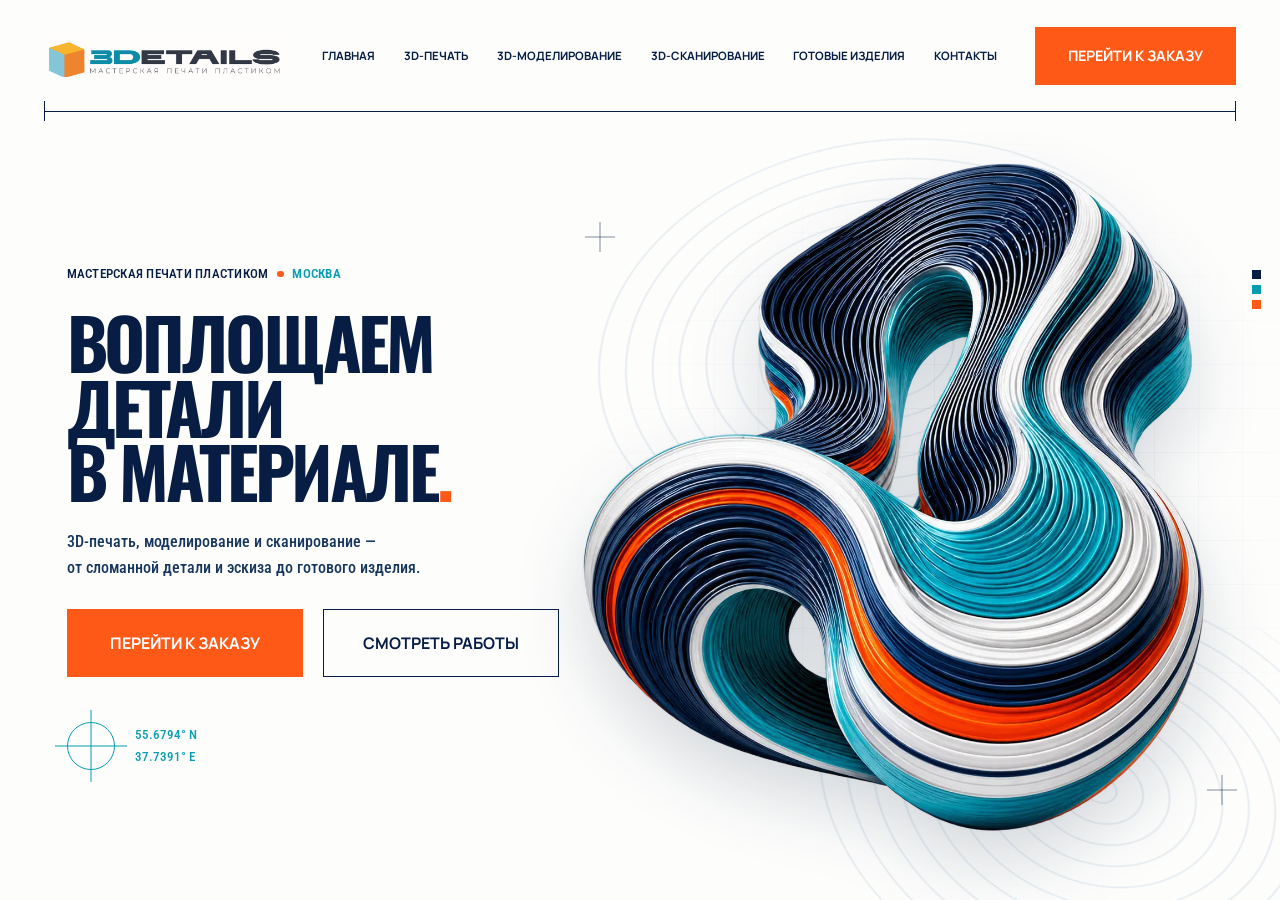
<file: index.html>
<!doctype html>
<html lang="ru">
<head>
  <!-- Подтверждение домена для VK: ВК11206 -->
  <meta charset="UTF-8">
  <meta name="viewport" content="width=device-width, initial-scale=1.0">
  <meta name="description" content="3DETAILS — мастерская 3D-печати, 3D-моделирования и 3D-сканирования в Москве.">
  <meta name="theme-color" content="#ffffff">
  <title>3DETAILS — мастерская печати пластиком</title>
  <link rel="icon" type="image/png" href="assets/favicon.png?v=2">
  <link rel="preload" href="assets/fonts/oswald-bold.woff" as="font" type="font/woff" crossorigin>
  <link rel="preload" href="assets/fonts/roboto-condensed-medium.woff" as="font" type="font/woff" crossorigin>
  <link rel="stylesheet" href="style.css">
  <link rel="stylesheet" href="typography.css?v=20261117">
</head>

<body>
  <div class="page-shell">
    <header class="site-header">
      <a class="brand" href="#top" aria-label="3DETAILS — на главную">
        <img src="assets/logo.png" alt="3DETAILS — мастерская печати пластиком">
      </a>

      <nav class="desktop-nav" aria-label="Основная навигация">
        <a href="#top" aria-current="page">Главная</a>
        <a href="printing.html">3D-печать</a>
        <a href="#top">3D-моделирование</a>
        <a href="#top">3D-сканирование</a>
        <a href="#top">Готовые изделия</a>
        <a href="contacts.html">Контакты</a>
      </nav>

      <a class="header-cta" href="contacts.html#contact-actions">Перейти к заказу</a>

      <details class="mobile-menu">
        <summary aria-label="Открыть меню"><span></span><span></span><span></span></summary>
        <nav aria-label="Мобильная навигация">
          <a href="#top">Главная</a>
          <a href="printing.html">3D-печать</a>
          <a href="#top">3D-моделирование</a>
          <a href="#top">3D-сканирование</a>
          <a href="#top">Готовые изделия</a>
          <a href="contacts.html">Контакты</a>
        </nav>
      </details>
    </header>

    <main id="top">
      <section class="hero" aria-labelledby="hero-title">
        <div class="technical-grid" aria-hidden="true"></div>
        <div class="contour contour-one" aria-hidden="true"></div>
        <div class="contour contour-two" aria-hidden="true"></div>

        <div class="hero-copy">
          <p class="eyebrow">Мастерская печати пластиком <span></span> <strong>Москва</strong></p>

          <h1 id="hero-title">
            <span class="headline-line">Воплощаем</span>
            <span class="headline-line">Детали</span>
            <span class="headline-line">В материале<span class="orange-dot">.</span></span>
          </h1>

          <p class="hero-description">
            3D-печать, моделирование и сканирование —<br class="desktop-break">
            от сломанной детали и эскиза до готового изделия.
          </p>

          <div class="hero-actions">
            <a class="primary-button" href="contacts.html#contact-actions">Перейти к заказу</a>
            <a class="secondary-button" href="printing.html#works">Смотреть работы</a>
          </div>

          <div class="coordinates" aria-hidden="true">
            <span class="target-mark"></span>
            <p>55.6794° N<br>37.7391° E</p>
          </div>
        </div>

        <div class="hero-art" aria-label="Абстрактная слоистая 3D-фигура">
          <picture>
            <source srcset="assets/hero-sculpture.webp" type="image/webp">
            <img src="assets/hero-sculpture.png" alt="Абстрактная слоистая фигура в цветах 3DETAILS">
          </picture>
          <span class="art-cross art-cross-one" aria-hidden="true"></span>
          <span class="art-cross art-cross-two" aria-hidden="true"></span>
          <span class="palette-mark" aria-hidden="true"><i></i><i></i><i></i></span>
        </div>
      </section>
    </main>
  </div>
</body>
</html>
</file>
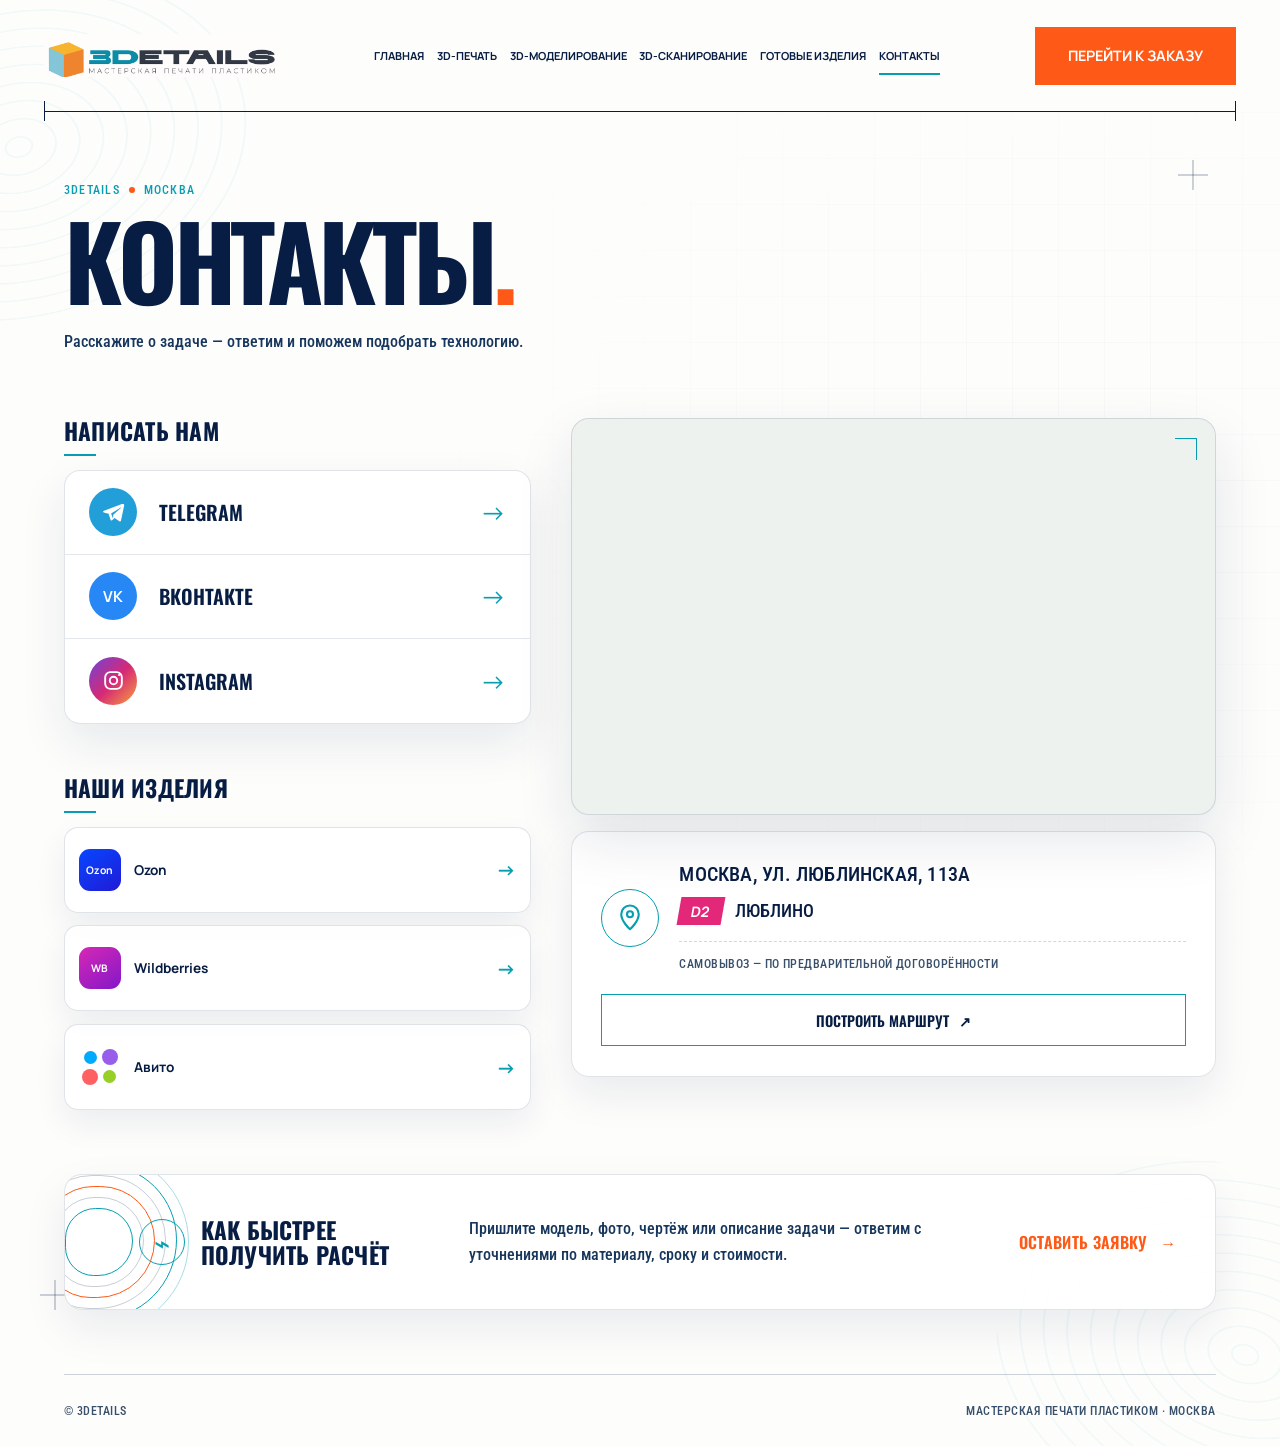
<file: contacts.html>
<!doctype html>
<html lang="ru">
<head>
  <meta charset="UTF-8">
  <meta name="viewport" content="width=device-width, initial-scale=1.0">
  <meta name="description" content="Контакты мастерской 3DETAILS: связь, площадки продаж, адрес самовывоза и карта.">
  <meta name="theme-color" content="#ffffff">
  <title>Контакты — 3DETAILS</title>
  <link rel="icon" type="image/png" href="assets/favicon.png?v=2">
  <link rel="preload" href="assets/fonts/oswald-bold.woff" as="font" type="font/woff" crossorigin>
  <link rel="preload" href="assets/fonts/roboto-condensed-medium.woff" as="font" type="font/woff" crossorigin>
  <link rel="stylesheet" href="style.css">
  <link rel="stylesheet" href="contacts.css">
  <link rel="stylesheet" href="typography.css?v=20261117">
</head>

<body class="contact-page">
  <div class="page-shell">
    <header class="site-header">
      <a class="brand" href="index.html" aria-label="3DETAILS — на главную">
        <img src="assets/logo.png" alt="3DETAILS — мастерская печати пластиком">
      </a>

      <nav class="desktop-nav" aria-label="Основная навигация">
        <a href="index.html">Главная</a>
        <a href="printing.html">3D-печать</a>
        <a href="index.html">3D-моделирование</a>
        <a href="index.html">3D-сканирование</a>
        <a href="index.html">Готовые изделия</a>
        <a href="contacts.html" aria-current="page">Контакты</a>
      </nav>

      <a class="header-cta" href="#contact-actions">Перейти к заказу</a>

      <details class="mobile-menu">
        <summary aria-label="Открыть меню"><span></span><span></span><span></span></summary>
        <nav aria-label="Мобильная навигация">
          <a href="index.html">Главная</a>
          <a href="printing.html">3D-печать</a>
          <a href="index.html">3D-моделирование</a>
          <a href="index.html">3D-сканирование</a>
          <a href="index.html">Готовые изделия</a>
          <a href="contacts.html" aria-current="page">Контакты</a>
        </nav>
      </details>
    </header>

    <main class="contacts-main">
      <div class="contacts-grid" aria-hidden="true"></div>
      <span class="page-cross page-cross-one" aria-hidden="true"></span>
      <span class="page-cross page-cross-two" aria-hidden="true"></span>

      <section class="contacts-intro" aria-labelledby="contacts-title">
        <p class="contacts-kicker">3DETAILS <span></span> Москва</p>
        <h1 id="contacts-title">Контакты<span class="orange-dot">.</span></h1>
        <p>Расскажите о задаче — ответим и поможем подобрать технологию.</p>
      </section>

      <div class="contacts-layout">
        <div class="contacts-left">
          <section class="contact-section" id="contact-actions" aria-labelledby="write-us-title">
            <h2 id="write-us-title">Написать нам</h2>

            <div class="social-list">
              <!-- Замените # на ссылку вашего Telegram-профиля или канала. -->
              <a class="social-row is-placeholder" href="#" aria-label="Telegram — ссылка будет добавлена">
                <span class="social-icon telegram-icon" aria-hidden="true">
                  <svg viewBox="0 0 24 24" role="img"><path d="M20.7 3.5 2.9 10.4c-1.2.5-1.2 1.2-.2 1.5l4.6 1.4 1.8 5.5c.2.6.1.9.8.9.5 0 .8-.2 1-.4l2.2-2.1 4.5 3.3c.8.5 1.4.3 1.6-.8l3-14.2c.3-1.4-.5-2-1.5-1.6Zm-11 9.5 8.9-5.6c.4-.3.8-.1.5.2l-7.3 6.6-.3 3.5L9.7 13Z"/></svg>
                </span>
                <span class="social-name">Telegram</span>
                <span class="row-arrow" aria-hidden="true">→</span>
              </a>

              <a class="social-row" href="https://vk.ru/create3details" target="_blank" rel="noopener noreferrer" aria-label="Открыть сообщество 3DETAILS во ВКонтакте">
                <span class="social-icon vk-icon" aria-hidden="true">VK</span>
                <span class="social-name">ВКонтакте</span>
                <span class="row-arrow" aria-hidden="true">→</span>
              </a>

              <a class="social-row" href="https://www.instagram.com/create_3details?igsi=MWt5dXhtc3FnY2g4bw==" target="_blank" rel="noopener noreferrer" aria-label="Открыть профиль 3DETAILS в Instagram">
                <span class="social-icon instagram-icon" aria-hidden="true">
                  <svg viewBox="0 0 24 24" role="img"><rect x="4" y="4" width="16" height="16" rx="5"/><circle cx="12" cy="12" r="3.6"/><circle cx="17.4" cy="6.7" r="1" class="fill-dot"/></svg>
                </span>
                <span class="social-name">Instagram</span>
                <span class="row-arrow" aria-hidden="true">→</span>
              </a>
            </div>
          </section>

          <section class="contact-section marketplace-section" aria-labelledby="shops-title">
            <h2 id="shops-title">Наши изделия</h2>
            <div class="marketplace-grid">
              <a class="marketplace-card" href="https://ozon.ru/s/3details-3615021" target="_blank" rel="noopener noreferrer" aria-label="Открыть магазин 3DETAILS на Ozon">
                <span class="marketplace-logo ozon-logo" aria-hidden="true">Ozon</span>
                <span>Ozon</span><b aria-hidden="true">→</b>
              </a>
              <a class="marketplace-card" href="https://www.wildberries.ru/250073081" target="_blank" rel="noopener noreferrer" aria-label="Открыть страницу 3DETAILS на Wildberries">
                <span class="marketplace-logo wb-logo" aria-hidden="true">WB</span>
                <span>Wildberries</span><b aria-hidden="true">→</b>
              </a>
              <a class="marketplace-card" href="https://www.avito.ru/brands/93194428c72230fd3f718d5dffbb3e8c" target="_blank" rel="noopener noreferrer" aria-label="Открыть профиль 3DETAILS на Авито">
                <span class="marketplace-logo avito-logo" aria-hidden="true"><i></i><i></i><i></i><i></i></span>
                <span>Авито</span><b aria-hidden="true">→</b>
              </a>
            </div>
          </section>
        </div>

        <section class="location-section" aria-labelledby="location-title">
          <h2 class="visually-hidden" id="location-title">Адрес мастерской</h2>
          <div class="map-card">
            <iframe
              title="Яндекс Карта: Москва, Люблинская улица, 113А"
              src="https://yandex.ru/map-widget/v1/?mode=search&amp;text=%D0%9C%D0%BE%D1%81%D0%BA%D0%B2%D0%B0%2C%20%D0%9B%D1%8E%D0%B1%D0%BB%D0%B8%D0%BD%D1%81%D0%BA%D0%B0%D1%8F%20%D1%83%D0%BB%D0%B8%D1%86%D0%B0%2C%20113%D0%90&amp;z=16"
              loading="lazy"
              allowfullscreen>
            </iframe>
            <span class="map-corner" aria-hidden="true"></span>
          </div>

          <div class="address-card">
            <div class="address-pin" aria-hidden="true">
              <svg viewBox="0 0 24 24"><path d="M12 21s7-6.1 7-12a7 7 0 1 0-14 0c0 5.9 7 12 7 12Z"/><circle cx="12" cy="9" r="2.4"/></svg>
            </div>
            <div class="address-copy">
              <p class="address-title">Москва, ул. Люблинская, 113А</p>
              <p class="transport"><span class="d2-badge">D2</span> Люблино</p>
              <p class="pickup-note">Самовывоз — по предварительной договорённости</p>
            </div>
            <a class="route-button" href="https://yandex.ru/maps/?text=%D0%9C%D0%BE%D1%81%D0%BA%D0%B2%D0%B0%2C%20%D0%9B%D1%8E%D0%B1%D0%BB%D0%B8%D0%BD%D1%81%D0%BA%D0%B0%D1%8F%20%D1%83%D0%BB%D0%B8%D1%86%D0%B0%2C%20113%D0%90" target="_blank" rel="noopener noreferrer">
              Построить маршрут <span aria-hidden="true">↗</span>
            </a>
          </div>
        </section>
      </div>

      <section class="calculation-strip" aria-labelledby="calculation-title">
        <div class="strip-art" aria-hidden="true"><i></i><i></i><i></i><i></i><i></i></div>
        <div class="strip-title">
          <span class="timer-icon" aria-hidden="true">⌁</span>
          <h2 id="calculation-title">Как быстрее<br>получить расчёт</h2>
        </div>
        <p>Пришлите модель, фото, чертёж или описание задачи — ответим с уточнениями по материалу, сроку и стоимости.</p>
        <a href="#contact-actions">Оставить заявку <span aria-hidden="true">→</span></a>
      </section>
    </main>

    <footer class="contacts-footer">
      <p>© 3DETAILS</p>
      <p>Мастерская печати пластиком · Москва</p>
    </footer>
  </div>
</body>
</html>
</file>
<file: style.css>
:root {
  --navy: #071d43;
  --navy-soft: #17365d;
  --turquoise: #079eb2;
  --orange: #ff5917;
  --paper: #fdfdfc;
  --line: #cbd9e7;
  --muted: #39506c;
}

* {
  box-sizing: border-box;
}

html {
  scroll-behavior: smooth;
}

body {
  margin: 0;
  background: var(--paper);
  color: var(--navy);
  font-family: "Manrope", Arial, sans-serif;
}

button,
a,
summary {
  -webkit-tap-highlight-color: transparent;
}

button {
  font: inherit;
}

.page-shell {
  width: min(100%, 1920px);
  min-height: 100svh;
  margin: 0 auto;
  overflow: hidden;
  background: var(--paper);
}

.site-header {
  position: relative;
  z-index: 20;
  display: grid;
  grid-template-columns: minmax(230px, 320px) 1fr auto;
  align-items: center;
  gap: clamp(1.5rem, 3vw, 4.5rem);
  min-height: 112px;
  margin: 0 clamp(1.25rem, 3.4vw, 4rem);
  border-bottom: 1px solid var(--navy);
}

.site-header::before,
.site-header::after {
  position: absolute;
  bottom: -10px;
  width: 1px;
  height: 20px;
  background: var(--navy);
  content: "";
}

.site-header::before {
  left: 0;
}

.site-header::after {
  right: 0;
}

.brand {
  display: inline-flex;
  align-items: center;
}

.brand img {
  display: block;
  width: 100%;
  height: auto;
}

.desktop-nav {
  display: flex;
  align-items: center;
  justify-content: center;
  gap: clamp(1rem, 2.25vw, 2.8rem);
}

.desktop-nav a {
  color: var(--navy);
  font-size: clamp(0.72rem, 0.83vw, 0.92rem);
  font-weight: 700;
  text-decoration: none;
  text-transform: uppercase;
  white-space: nowrap;
  transition: color 180ms ease;
}

.desktop-nav a:hover,
.desktop-nav a:focus-visible {
  color: var(--turquoise);
}

.desktop-nav a[aria-current="page"] {
  color: var(--navy);
}

.header-cta,
.primary-button {
  display: inline-flex;
  align-items: center;
  justify-content: center;
  border: 1px solid var(--orange);
  background: var(--orange);
  color: #fff;
  cursor: pointer;
  font-weight: 700;
  text-decoration: none;
  text-transform: uppercase;
  transition: transform 180ms ease, background 180ms ease, box-shadow 180ms ease;
}

.header-cta {
  min-height: 58px;
  padding: 0 2rem;
  font-size: 0.9rem;
  white-space: nowrap;
}

.header-cta:hover,
.primary-button:hover {
  background: #ff6a2e;
  box-shadow: 0 12px 26px rgb(255 89 23 / 18%);
  transform: translateY(-2px);
}

.mobile-menu {
  display: none;
}

.hero {
  position: relative;
  display: grid;
  grid-template-columns: minmax(520px, 0.88fr) minmax(580px, 1.12fr);
  min-height: calc(100svh - 112px);
  isolation: isolate;
}

.hero-copy {
  position: relative;
  z-index: 5;
  display: flex;
  flex-direction: column;
  align-items: flex-start;
  justify-content: center;
  padding: clamp(4rem, 7vh, 7rem) 1.5rem clamp(2.5rem, 4vh, 4rem) clamp(2.5rem, 5.2vw, 6.25rem);
}

.eyebrow {
  display: flex;
  align-items: center;
  gap: 0.55rem;
  margin: 0 0 clamp(1.75rem, 3vh, 2.8rem);
  font-size: clamp(0.8rem, 1vw, 1.08rem);
  font-weight: 700;
  letter-spacing: 0.02em;
  text-transform: uppercase;
}

.eyebrow span {
  width: 0.4rem;
  height: 0.4rem;
  background: var(--orange);
  border-radius: 50%;
}

.eyebrow strong {
  color: var(--turquoise);
}

h1 {
  margin: 0;
  color: var(--navy);
  font-family: "Oswald", "Arial Narrow", sans-serif;
  font-size: clamp(3.6rem, 5.5vw, 8rem);
  font-weight: 700;
  letter-spacing: -0.045em;
  line-height: 0.91;
  text-transform: uppercase;
}

.headline-line {
  display: block;
  white-space: nowrap;
}

.orange-dot {
  color: var(--orange);
}

.hero-description {
  margin: clamp(1.7rem, 3vh, 2.75rem) 0 0;
  color: var(--navy-soft);
  font-size: clamp(0.98rem, 1.18vw, 1.3rem);
  line-height: 1.65;
}

.hero-actions {
  display: flex;
  gap: 1.25rem;
  margin-top: clamp(1.75rem, 3vh, 2.8rem);
}

.primary-button,
.secondary-button {
  display: inline-flex;
  align-items: center;
  justify-content: center;
  min-width: 236px;
  min-height: 68px;
  padding: 0 1.5rem;
  font-size: 1rem;
  text-decoration: none;
}

.secondary-button {
  border: 1px solid var(--navy);
  background: transparent;
  color: var(--navy);
  cursor: pointer;
  font-weight: 700;
  text-transform: uppercase;
  transition: color 180ms ease, background 180ms ease, transform 180ms ease;
}

.secondary-button:hover {
  background: var(--navy);
  color: #fff;
  transform: translateY(-2px);
}

.coordinates {
  display: flex;
  align-items: center;
  gap: 1.25rem;
  margin-top: clamp(2rem, 5vh, 4.5rem);
  color: var(--turquoise);
  font-family: ui-monospace, SFMono-Regular, Consolas, monospace;
  font-size: 0.83rem;
  line-height: 1.65;
}

.coordinates p {
  margin: 0;
}

.target-mark {
  position: relative;
  display: block;
  width: 48px;
  height: 48px;
  border: 1px solid var(--turquoise);
  border-radius: 50%;
}

.target-mark::before,
.target-mark::after {
  position: absolute;
  top: 50%;
  left: 50%;
  background: var(--turquoise);
  content: "";
  transform: translate(-50%, -50%);
}

.target-mark::before {
  width: 72px;
  height: 1px;
}

.target-mark::after {
  width: 1px;
  height: 72px;
}

.hero-art {
  position: relative;
  z-index: 4;
  display: grid;
  min-width: 0;
  place-items: center;
  padding: 2.5rem clamp(1.25rem, 3vw, 4rem) 2rem 0;
}

.hero-art picture {
  position: relative;
  z-index: 3;
  display: block;
  width: min(100%, 940px);
  max-height: calc(100svh - 150px);
}

.hero-art img {
  display: block;
  width: 100%;
  height: auto;
  max-height: calc(100svh - 150px);
  object-fit: contain;
  filter: drop-shadow(0 32px 34px rgb(5 28 62 / 16%));
  animation: float 7s ease-in-out infinite;
}

@keyframes float {
  0%,
  100% {
    transform: translateY(0) rotate(-0.3deg);
  }
  50% {
    transform: translateY(-12px) rotate(0.3deg);
  }
}

.technical-grid {
  position: absolute;
  z-index: -3;
  top: 4%;
  right: 0;
  width: 58%;
  height: 92%;
  opacity: 0.38;
  background-image:
    linear-gradient(rgb(7 29 67 / 10%) 1px, transparent 1px),
    linear-gradient(90deg, rgb(7 29 67 / 10%) 1px, transparent 1px);
  background-size: 44px 44px;
  -webkit-mask-image: radial-gradient(ellipse at 58% 48%, #000 18%, transparent 72%);
  mask-image: radial-gradient(ellipse at 58% 48%, #000 18%, transparent 72%);
}

.contour {
  position: absolute;
  z-index: -2;
  border-radius: 48% 52% 58% 42%;
  opacity: 0.42;
  background: repeating-radial-gradient(ellipse at center, transparent 0 15px, rgb(32 91 139 / 23%) 16px 17px, transparent 18px 27px);
  filter: blur(0.1px);
}

.contour-one {
  top: 3%;
  right: 8%;
  width: 46%;
  height: 54%;
  transform: rotate(-10deg);
}

.contour-two {
  right: -8%;
  bottom: -13%;
  width: 44%;
  height: 54%;
  transform: rotate(18deg);
}

.art-cross {
  position: absolute;
  z-index: 2;
  width: 30px;
  height: 30px;
}

.art-cross::before,
.art-cross::after {
  position: absolute;
  top: 50%;
  left: 50%;
  background: var(--navy);
  content: "";
  opacity: 0.5;
  transform: translate(-50%, -50%);
}

.art-cross::before {
  width: 30px;
  height: 1px;
}

.art-cross::after {
  width: 1px;
  height: 30px;
}

.art-cross-one {
  top: 14%;
  left: 3%;
}

.art-cross-two {
  right: 6%;
  bottom: 12%;
}

.palette-mark {
  position: absolute;
  z-index: 4;
  top: 20%;
  right: 2.7%;
  display: grid;
  gap: 6px;
}

.palette-mark i {
  width: 9px;
  height: 9px;
  background: var(--navy);
}

.palette-mark i:nth-child(2) {
  background: var(--turquoise);
}

.palette-mark i:nth-child(3) {
  background: var(--orange);
}

@media (max-width: 1240px) {
  .site-header {
    grid-template-columns: 235px 1fr auto;
    gap: 1.25rem;
  }

  .desktop-nav {
    gap: 1.1rem;
  }

  .header-cta {
    padding: 0 1.25rem;
  }

  .hero {
    grid-template-columns: minmax(460px, 0.9fr) minmax(480px, 1.1fr);
  }

  .primary-button,
  .secondary-button {
    min-width: 205px;
  }
}

@media (max-width: 980px) {
  .site-header {
    grid-template-columns: minmax(210px, 270px) 1fr auto;
    min-height: 92px;
  }

  .desktop-nav,
  .header-cta {
    display: none;
  }

  .mobile-menu {
    position: relative;
    display: block;
    grid-column: 3;
  }

  .mobile-menu summary {
    display: grid;
    width: 46px;
    height: 46px;
    cursor: pointer;
    list-style: none;
    place-content: center;
    gap: 5px;
    border: 1px solid var(--navy);
  }

  .mobile-menu summary::-webkit-details-marker {
    display: none;
  }

  .mobile-menu summary span {
    display: block;
    width: 20px;
    height: 2px;
    background: var(--navy);
  }

  .mobile-menu nav {
    position: absolute;
    top: 58px;
    right: 0;
    display: grid;
    width: min(82vw, 330px);
    padding: 1rem;
    border: 1px solid var(--navy);
    background: var(--paper);
    box-shadow: 0 22px 48px rgb(7 29 67 / 14%);
  }

  .mobile-menu nav a {
    padding: 0.9rem;
    color: var(--navy);
    font-size: 0.9rem;
    font-weight: 700;
    text-decoration: none;
    text-transform: uppercase;
  }

  .hero {
    grid-template-columns: 1fr;
    min-height: auto;
  }

  .hero-copy {
    padding: 5rem 2.5rem 1.5rem;
  }

  h1 {
    font-size: clamp(4rem, 10.8vw, 6.8rem);
  }

  .hero-art {
    min-height: 580px;
    padding: 0 2rem 3rem;
  }

  .hero-art picture {
    width: min(92vw, 720px);
    max-height: 650px;
  }

  .hero-art img {
    max-height: 650px;
  }

  .technical-grid {
    top: 44%;
    width: 100%;
    height: 52%;
  }

  .contour-one {
    top: 43%;
    right: 20%;
    width: 68%;
    height: 40%;
  }
}

@media (max-width: 620px) {
  .site-header {
    grid-template-columns: minmax(170px, 235px) 1fr auto;
    min-height: 82px;
    margin: 0 1rem;
  }

  .hero-copy {
    padding: 4rem 1.25rem 1rem;
  }

  .eyebrow {
    align-items: flex-start;
    flex-wrap: wrap;
    margin-bottom: 1.5rem;
    font-size: 0.76rem;
  }

  h1 {
    font-size: clamp(3rem, 13vw, 4.7rem);
    line-height: 0.92;
  }

  .hero-description {
    font-size: 1rem;
    line-height: 1.55;
  }

  .desktop-break {
    display: none;
  }

  .hero-actions {
    width: 100%;
    flex-direction: column;
    gap: 0.75rem;
  }

  .primary-button,
  .secondary-button {
    width: 100%;
    min-width: 0;
    min-height: 58px;
  }

  .coordinates {
    margin-top: 2.5rem;
  }

  .hero-art {
    min-height: 410px;
    padding: 0 0.5rem 2rem;
  }

  .hero-art picture {
    width: 112%;
    max-width: none;
  }

  .palette-mark {
    right: 1rem;
  }
}

@media (prefers-reduced-motion: reduce) {
  html {
    scroll-behavior: auto;
  }

  .hero-art img {
    animation: none;
  }

  *,
  *::before,
  *::after {
    transition-duration: 0.01ms !important;
  }
}
</file>
<file: typography.css>
/* Shared type: homepage headings and the printing-page introductory paragraph. */
@font-face{font-family:Oswald;src:url('assets/fonts/oswald-medium.woff') format('woff');font-style:normal;font-weight:500;font-display:swap}
@font-face{font-family:Oswald;src:url('assets/fonts/oswald-semibold.woff') format('woff');font-style:normal;font-weight:600;font-display:swap}
@font-face{font-family:Oswald;src:url('assets/fonts/oswald-bold.woff') format('woff');font-style:normal;font-weight:700;font-display:swap}
@font-face{font-family:'Roboto Condensed';src:url('assets/fonts/roboto-condensed-regular.woff') format('woff');font-style:normal;font-weight:400;font-display:swap}
@font-face{font-family:'Roboto Condensed';src:url('assets/fonts/roboto-condensed-medium.woff') format('woff');font-style:normal;font-weight:500;font-display:swap}
@font-face{font-family:'Roboto Condensed';src:url('assets/fonts/roboto-condensed-semibold.woff') format('woff');font-style:normal;font-weight:600;font-display:swap}
@font-face{font-family:Manrope;src:url('assets/fonts/manrope-regular.woff') format('woff');font-style:normal;font-weight:400;font-display:swap}
@font-face{font-family:Manrope;src:url('assets/fonts/manrope-medium.woff') format('woff');font-style:normal;font-weight:500;font-display:swap}
@font-face{font-family:Manrope;src:url('assets/fonts/manrope-semibold.woff') format('woff');font-style:normal;font-weight:600;font-display:swap}
@font-face{font-family:Manrope;src:url('assets/fonts/manrope-bold.woff') format('woff');font-style:normal;font-weight:700;font-display:swap}

:root {
  --font-heading: 'Oswald', 'Arial Narrow', sans-serif;
  --font-paragraph: 'Roboto Condensed', Arial, sans-serif;
  --weight-heading: 700;
  --weight-paragraph: 500;
}

/* Load after the page styles so existing and future headings share one face. */
:root .page-shell :is(h1, h2, h3, h4, h5, h6) {
  font-family: var(--font-heading);
  font-weight: var(--weight-heading);
  font-synthesis: none;
}

:root .page-shell p {
  font-family: var(--font-paragraph);
  font-weight: var(--weight-paragraph);
  font-synthesis: none;
}
</file>
<file: contacts.css>
.contact-page .page-shell {
  overflow: clip;
}

.contact-page .site-header {
  grid-template-columns: minmax(210px, 300px) 1fr auto;
  gap: clamp(1rem, 2.3vw, 3rem);
}

.contact-page .desktop-nav {
  gap: clamp(0.75rem, 1.65vw, 2rem);
}

.contact-page .desktop-nav a[aria-current="page"] {
  position: relative;
}

.contact-page .desktop-nav a[aria-current="page"]::after {
  position: absolute;
  right: 0;
  bottom: -0.75rem;
  left: 0;
  height: 2px;
  background: var(--turquoise);
  content: "";
}

.contacts-main {
  position: relative;
  padding: clamp(3.5rem, 5.5vw, 6.5rem) clamp(1.25rem, 5vw, 6rem) clamp(3rem, 5vw, 5.5rem);
  isolation: isolate;
}

.contacts-grid {
  position: absolute;
  z-index: -3;
  inset: 0;
  opacity: 0.28;
  background-image:
    linear-gradient(rgb(7 29 67 / 9%) 1px, transparent 1px),
    linear-gradient(90deg, rgb(7 29 67 / 9%) 1px, transparent 1px);
  background-size: 46px 46px;
  -webkit-mask-image: radial-gradient(ellipse at 82% 28%, #000 0, transparent 47%);
  mask-image: radial-gradient(ellipse at 82% 28%, #000 0, transparent 47%);
}

.contacts-main::before,
.contacts-main::after {
  position: absolute;
  z-index: -2;
  width: 38vw;
  height: 28vw;
  border-radius: 46% 54% 61% 39%;
  opacity: 0.14;
  background: repeating-radial-gradient(ellipse at center, transparent 0 12px, rgb(7 158 178 / 36%) 13px 14px, transparent 15px 24px);
  content: "";
}

.contacts-main::before {
  top: -9rem;
  left: -14rem;
  transform: rotate(-14deg);
}

.contacts-main::after {
  right: -13rem;
  bottom: -10rem;
  transform: rotate(17deg);
}

.page-cross {
  position: absolute;
  z-index: -1;
  width: 30px;
  height: 30px;
}

.page-cross::before,
.page-cross::after {
  position: absolute;
  top: 50%;
  left: 50%;
  background: var(--navy);
  content: "";
  opacity: 0.4;
  transform: translate(-50%, -50%);
}

.page-cross::before {
  width: 30px;
  height: 1px;
}

.page-cross::after {
  width: 1px;
  height: 30px;
}

.page-cross-one {
  top: 3rem;
  right: 4.5rem;
}

.page-cross-two {
  bottom: 4rem;
  left: 2.5rem;
}

.contacts-intro {
  width: min(100%, 1420px);
  margin: 0 auto clamp(3rem, 5vw, 5rem);
}

.contacts-kicker {
  display: flex;
  align-items: center;
  gap: 0.55rem;
  margin: 0 0 1rem;
  color: var(--turquoise);
  font-size: 0.78rem;
  font-weight: 700;
  letter-spacing: 0.1em;
  text-transform: uppercase;
}

.contacts-kicker span {
  width: 0.38rem;
  height: 0.38rem;
  background: var(--orange);
  border-radius: 50%;
}

.contacts-intro h1 {
  font-size: clamp(4.2rem, 8vw, 8rem);
  line-height: 0.9;
}

.contacts-intro > p:last-child {
  max-width: 700px;
  margin: 1.45rem 0 0;
  color: var(--navy-soft);
  font-size: clamp(1rem, 1.25vw, 1.25rem);
  line-height: 1.6;
}

.contacts-layout {
  display: grid;
  grid-template-columns: minmax(400px, 0.86fr) minmax(560px, 1.14fr);
  gap: clamp(2.5rem, 5vw, 6rem);
  width: min(100%, 1420px);
  margin: 0 auto;
}

.contact-section h2,
.calculation-strip h2 {
  margin: 0;
  font-family: "Oswald", "Arial Narrow", sans-serif;
  font-size: clamp(1.45rem, 1.7vw, 2rem);
  letter-spacing: 0.01em;
  line-height: 1.1;
  text-transform: uppercase;
}

.contact-section h2::after {
  display: block;
  width: 2rem;
  height: 2px;
  margin-top: 0.65rem;
  background: var(--turquoise);
  content: "";
}

.social-list {
  margin-top: 0.85rem;
  overflow: hidden;
  border: 1px solid rgb(7 29 67 / 12%);
  border-radius: 16px;
  background: rgb(255 255 255 / 82%);
  box-shadow: 0 20px 48px rgb(7 29 67 / 9%);
  backdrop-filter: blur(8px);
}

.social-row {
  display: grid;
  grid-template-columns: 52px 1fr auto;
  align-items: center;
  gap: 1.1rem;
  min-height: 84px;
  padding: 0 1.5rem;
  border-bottom: 1px solid rgb(7 29 67 / 11%);
  color: var(--navy);
  text-decoration: none;
  transition: background 180ms ease, color 180ms ease;
}

.social-row:last-child {
  border-bottom: 0;
}

.social-row:not(.is-placeholder):hover,
.social-row:not(.is-placeholder):focus-visible {
  background: rgb(7 158 178 / 6%);
  color: var(--turquoise);
}

.is-placeholder {
  cursor: default;
  pointer-events: none;
}

.social-icon {
  display: grid;
  width: 48px;
  height: 48px;
  color: #fff;
  font-size: 0.95rem;
  font-weight: 700;
  place-items: center;
  border-radius: 50%;
}

.social-icon svg {
  width: 25px;
  height: 25px;
}

.telegram-icon {
  background: #229ed9;
}

.telegram-icon svg {
  fill: currentColor;
}

.vk-icon {
  background: #2787f5;
}

.instagram-icon {
  background: linear-gradient(135deg, #6c45d9 0%, #d62976 52%, #f9a23a 100%);
}

.instagram-icon svg {
  fill: none;
  stroke: currentColor;
  stroke-width: 1.8;
}

.instagram-icon .fill-dot {
  fill: currentColor;
  stroke: none;
}

.social-name {
  font-family: "Oswald", "Arial Narrow", sans-serif;
  font-size: 1.25rem;
  font-weight: 600;
  text-transform: uppercase;
}

.row-arrow {
  color: var(--turquoise);
  font-size: 1.65rem;
}

.marketplace-section {
  margin-top: clamp(2.5rem, 4vw, 4rem);
}

.marketplace-grid {
  display: grid;
  grid-template-columns: repeat(3, 1fr);
  gap: 0.8rem;
  margin-top: 0.85rem;
}

.marketplace-card {
  display: grid;
  grid-template-columns: 44px 1fr auto;
  align-items: center;
  gap: 0.7rem;
  min-height: 86px;
  padding: 0.85rem;
  border: 1px solid rgb(7 29 67 / 12%);
  border-radius: 14px;
  background: rgb(255 255 255 / 84%);
  box-shadow: 0 14px 32px rgb(7 29 67 / 7%);
  color: var(--navy);
  font-size: 0.85rem;
  font-weight: 700;
  text-decoration: none;
  transition: transform 180ms ease, box-shadow 180ms ease;
}

.marketplace-card:not(.is-placeholder):hover,
.marketplace-card:not(.is-placeholder):focus-visible {
  box-shadow: 0 18px 36px rgb(7 29 67 / 12%);
  transform: translateY(-3px);
}

.marketplace-card b {
  color: var(--turquoise);
  font-size: 1.25rem;
}

.marketplace-logo {
  display: grid;
  width: 42px;
  height: 42px;
  color: #fff;
  font-size: 0.65rem;
  font-weight: 700;
  place-items: center;
  border-radius: 11px;
}

.ozon-logo {
  background: linear-gradient(145deg, #0747ff, #201ad6);
}

.wb-logo {
  background: linear-gradient(145deg, #d728b5, #8317c8);
}

.avito-logo {
  position: relative;
  display: block;
  background: transparent;
  border-radius: 0;
}

.avito-logo i {
  position: absolute;
  border-radius: 50%;
}

.avito-logo i:nth-child(1) {
  top: 5px;
  left: 5px;
  width: 13px;
  height: 13px;
  background: #00aaff;
}

.avito-logo i:nth-child(2) {
  top: 3px;
  right: 3px;
  width: 16px;
  height: 16px;
  background: #965eeb;
}

.avito-logo i:nth-child(3) {
  bottom: 3px;
  left: 3px;
  width: 16px;
  height: 16px;
  background: #ff6163;
}

.avito-logo i:nth-child(4) {
  right: 5px;
  bottom: 5px;
  width: 13px;
  height: 13px;
  background: #97cf26;
}

.location-section {
  min-width: 0;
}

.map-card {
  position: relative;
  height: clamp(330px, 31vw, 490px);
  overflow: hidden;
  border: 1px solid rgb(7 29 67 / 13%);
  border-radius: 18px;
  background: #eef2ef;
  box-shadow: 0 24px 58px rgb(7 29 67 / 11%);
}

.map-card iframe {
  width: 100%;
  height: 100%;
  border: 0;
  filter: saturate(0.72) contrast(0.96);
}

.map-corner {
  position: absolute;
  top: 1.15rem;
  right: 1.15rem;
  width: 22px;
  height: 22px;
  border-top: 1px solid var(--turquoise);
  border-right: 1px solid var(--turquoise);
  pointer-events: none;
}

.address-card {
  display: grid;
  grid-template-columns: 62px minmax(0, 1fr) auto;
  align-items: center;
  gap: 1.25rem;
  margin-top: 1rem;
  padding: clamp(1.25rem, 2.3vw, 2rem);
  border: 1px solid rgb(7 29 67 / 12%);
  border-radius: 18px;
  background: rgb(255 255 255 / 88%);
  box-shadow: 0 18px 42px rgb(7 29 67 / 8%);
}

.address-pin {
  display: grid;
  width: 58px;
  height: 58px;
  border: 1px solid var(--turquoise);
  border-radius: 50%;
  place-items: center;
}

.address-pin svg {
  width: 30px;
  height: 30px;
  fill: none;
  stroke: var(--turquoise);
  stroke-linecap: round;
  stroke-linejoin: round;
  stroke-width: 1.7;
}

.address-copy p {
  margin: 0;
}

.address-title {
  font-family: "Oswald", "Arial Narrow", sans-serif;
  font-size: clamp(1.2rem, 1.6vw, 1.65rem);
  font-weight: 700;
  letter-spacing: 0.01em;
  text-transform: uppercase;
}

.transport {
  display: flex;
  align-items: center;
  gap: 0.7rem;
  margin-top: 0.7rem !important;
  font-family: "Oswald", "Arial Narrow", sans-serif;
  font-size: 1.1rem;
  font-weight: 600;
  text-transform: uppercase;
}

.d2-badge {
  display: inline-grid;
  min-width: 44px;
  min-height: 28px;
  padding: 0 0.45rem;
  background: #e32879;
  color: #fff;
  font-family: "Manrope", Arial, sans-serif;
  font-size: 0.9rem;
  font-weight: 700;
  place-items: center;
  transform: skew(-10deg);
}

.pickup-note {
  margin-top: 1rem !important;
  padding-top: 0.85rem;
  border-top: 1px dashed rgb(7 29 67 / 18%);
  color: var(--muted);
  font-size: 0.78rem;
  font-weight: 600;
  letter-spacing: 0.035em;
  line-height: 1.5;
  text-transform: uppercase;
}

.route-button {
  display: inline-flex;
  align-items: center;
  justify-content: center;
  gap: 0.65rem;
  min-height: 52px;
  padding: 0 1.2rem;
  border: 1px solid var(--turquoise);
  color: var(--navy);
  font-family: "Oswald", "Arial Narrow", sans-serif;
  font-size: 0.9rem;
  font-weight: 600;
  text-decoration: none;
  text-transform: uppercase;
  white-space: nowrap;
  transition: background 180ms ease, color 180ms ease, transform 180ms ease;
}

.route-button:hover,
.route-button:focus-visible {
  background: var(--turquoise);
  color: #fff;
  transform: translateY(-2px);
}

.calculation-strip {
  position: relative;
  display: grid;
  grid-template-columns: minmax(220px, 0.8fr) minmax(340px, 1.25fr) auto;
  align-items: center;
  gap: clamp(1.5rem, 3vw, 3.5rem);
  width: min(100%, 1420px);
  min-height: 136px;
  margin: clamp(3rem, 5vw, 5rem) auto 0;
  padding: 1.5rem clamp(1.5rem, 3vw, 3rem);
  overflow: hidden;
  border: 1px solid rgb(7 29 67 / 12%);
  border-radius: 18px;
  background: rgb(255 255 255 / 84%);
  box-shadow: 0 18px 44px rgb(7 29 67 / 8%);
}

.strip-art {
  position: absolute;
  top: 50%;
  left: -3.5rem;
  width: 180px;
  height: 180px;
  border: 1px solid rgb(7 158 178 / 35%);
  border-radius: 50%;
  transform: translateY(-50%);
}

.strip-art i {
  position: absolute;
  inset: calc(var(--i, 1) * 11px);
  border: 1px solid rgb(7 29 67 / 22%);
  border-radius: 48% 52% 55% 45%;
}

.strip-art i:nth-child(1) { --i: 1; border-color: var(--turquoise); }
.strip-art i:nth-child(2) { --i: 2; }
.strip-art i:nth-child(3) { --i: 3; border-color: var(--orange); }
.strip-art i:nth-child(4) { --i: 4; }
.strip-art i:nth-child(5) { --i: 5; border-color: var(--turquoise); }

.strip-title {
  position: relative;
  z-index: 1;
  display: flex;
  align-items: center;
  gap: 1rem;
  padding-left: 2.2rem;
}

.timer-icon {
  display: grid;
  width: 46px;
  height: 46px;
  flex: 0 0 auto;
  border: 1px solid var(--turquoise);
  color: var(--turquoise);
  font-size: 1.7rem;
  place-items: center;
  border-radius: 50%;
}

.calculation-strip > p {
  margin: 0;
  color: var(--navy-soft);
  font-size: 1rem;
  line-height: 1.65;
}

.calculation-strip > a {
  display: inline-flex;
  align-items: center;
  gap: 0.8rem;
  color: var(--orange);
  font-family: "Oswald", "Arial Narrow", sans-serif;
  font-size: 1rem;
  font-weight: 600;
  letter-spacing: 0.02em;
  text-decoration: none;
  text-transform: uppercase;
  white-space: nowrap;
}

.calculation-strip > a:hover,
.calculation-strip > a:focus-visible {
  color: var(--navy);
}

.contacts-footer {
  display: flex;
  justify-content: space-between;
  gap: 1rem;
  margin: 0 clamp(1.25rem, 5vw, 6rem);
  padding: 1.75rem 0;
  border-top: 1px solid rgb(7 29 67 / 20%);
  color: var(--muted);
  font-size: 0.78rem;
  font-weight: 600;
  letter-spacing: 0.04em;
  text-transform: uppercase;
}

.contacts-footer p {
  margin: 0;
}

.visually-hidden {
  position: absolute;
  width: 1px;
  height: 1px;
  padding: 0;
  overflow: hidden;
  clip: rect(0 0 0 0);
  white-space: nowrap;
  border: 0;
}

@media (max-width: 1380px) {
  .contact-page .site-header {
    grid-template-columns: 235px 1fr auto;
  }

  .contact-page .desktop-nav {
    gap: 0.8rem;
  }

  .contact-page .desktop-nav a {
    font-size: 0.69rem;
  }

  .contacts-layout {
    grid-template-columns: minmax(360px, 0.84fr) minmax(500px, 1.16fr);
    gap: 2.5rem;
  }

  .marketplace-grid {
    grid-template-columns: 1fr;
  }

  .address-card {
    grid-template-columns: 58px minmax(0, 1fr);
  }

  .route-button {
    grid-column: 1 / -1;
  }
}

@media (max-width: 980px) {
  .contact-page .desktop-nav,
  .contact-page .header-cta {
    display: none;
  }

  .contact-page .site-header {
    grid-template-columns: minmax(210px, 270px) 1fr auto;
    min-height: 92px;
  }

  .contacts-layout {
    grid-template-columns: 1fr;
  }

  .marketplace-grid {
    grid-template-columns: repeat(3, 1fr);
  }

  .calculation-strip {
    grid-template-columns: 1fr 1.5fr;
  }

  .calculation-strip > a {
    grid-column: 2;
  }
}

@media (max-width: 720px) {
  .contacts-main {
    padding-top: 3rem;
  }

  .contacts-intro {
    margin-bottom: 2.5rem;
  }

  .contacts-intro h1 {
    font-size: clamp(3.6rem, 18vw, 5.5rem);
  }

  .contacts-layout {
    gap: 3rem;
  }

  .social-row {
    grid-template-columns: 46px 1fr auto;
    min-height: 76px;
    padding: 0 1.1rem;
  }

  .social-icon {
    width: 42px;
    height: 42px;
  }

  .marketplace-grid {
    grid-template-columns: 1fr;
  }

  .map-card {
    height: 360px;
  }

  .address-card {
    grid-template-columns: 48px minmax(0, 1fr);
    gap: 1rem;
  }

  .address-pin {
    width: 46px;
    height: 46px;
  }

  .route-button {
    width: 100%;
  }

  .calculation-strip {
    grid-template-columns: 1fr;
    gap: 1.25rem;
    padding: 2rem 1.35rem;
  }

  .strip-title {
    padding-left: 1.5rem;
  }

  .calculation-strip > a {
    grid-column: 1;
  }

  .contacts-footer {
    flex-direction: column;
  }
}

@media (max-width: 420px) {
  .contact-page .site-header {
    grid-template-columns: minmax(170px, 215px) 1fr auto;
  }

  .contacts-main {
    padding-right: 1rem;
    padding-left: 1rem;
  }

  .social-name {
    font-size: 1.08rem;
  }

  .map-card {
    height: 310px;
  }

  .address-title {
    font-size: 1.1rem;
  }
}

@media (prefers-reduced-motion: reduce) {
  .marketplace-card,
  .route-button,
  .social-row {
    transition: none;
  }
}
</file>
